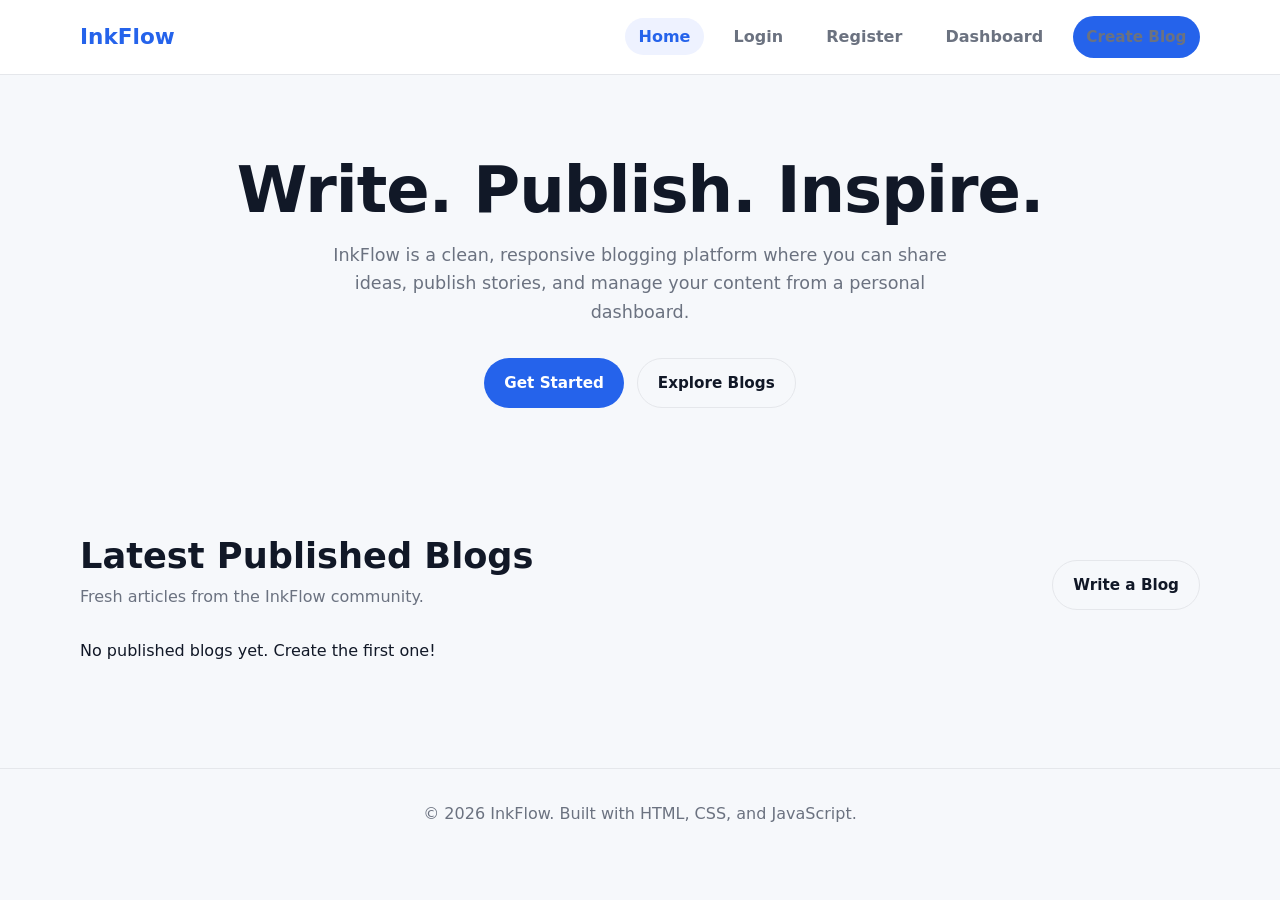
<file: index.html>
<!DOCTYPE html>
<html lang="en">
<head>
  <meta charset="UTF-8">
  <meta name="viewport" content="width=device-width, initial-scale=1.0">
  <title>InkFlow | Share Your Ideas</title>
  <link rel="stylesheet" href="css/style.css">
</head>
<body>
  <header class="site-header">
    <div class="container nav">
      <a href="index.html" class="logo">InkFlow</a>

      <button class="menu-toggle" onclick="toggleMobileMenu()">☰</button>

      <ul class="nav-links" id="navLinks">
        <li><a href="index.html">Home</a></li>
        <li><a href="login.html">Login</a></li>
        <li><a href="register.html">Register</a></li>
        <li><a href="dashboard.html">Dashboard</a></li>
        <li><a href="create-blog.html" class="btn btn-primary">Create Blog</a></li>
      </ul>
    </div>
  </header>

  <main>
    <section class="hero container">
      <h1>Write. Publish. Inspire.</h1>
      <p>
        InkFlow is a clean, responsive blogging platform where you can share
        ideas, publish stories, and manage your content from a personal dashboard.
      </p>

      <div class="hero-actions">
        <a href="register.html" class="btn btn-primary">Get Started</a>
        <a href="#latest" class="btn btn-outline">Explore Blogs</a>
      </div>
    </section>

    <section class="section container" id="latest">
      <div class="section-head">
        <div>
          <h2>Latest Published Blogs</h2>
          <p>Fresh articles from the InkFlow community.</p>
        </div>
        <a href="create-blog.html" class="btn btn-outline">Write a Blog</a>
      </div>

      <div class="blog-grid" id="homeBlogGrid"></div>
    </section>
  </main>

  <footer class="site-footer">
    <div class="container">
      <p>© 2026 InkFlow. Built with HTML, CSS, and JavaScript.</p>
    </div>
  </footer>

  <script src="js/app.js"></script>
  <script src="js/blogs.js"></script>
</body>
</html>
</file>
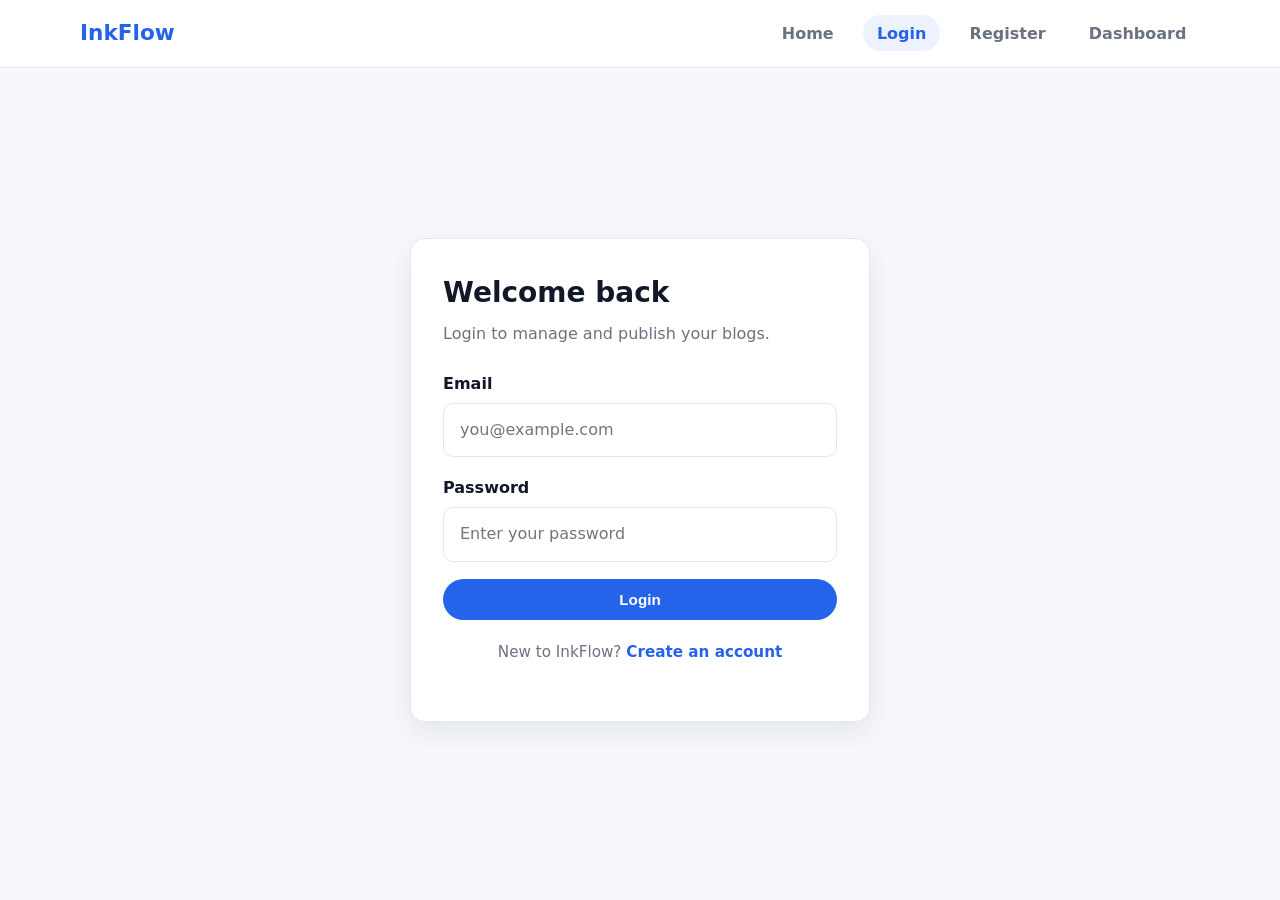
<file: create-blog.html>
<!DOCTYPE html>
<html lang="en">
<head>
  <meta charset="UTF-8">
  <meta name="viewport" content="width=device-width, initial-scale=1.0">
  <title>Create Blog | InkFlow</title>
  <link rel="stylesheet" href="css/style.css">
</head>
<body>
  <header class="site-header">
    <div class="container nav">
      <a href="index.html" class="logo">InkFlow</a>

      <button class="menu-toggle" onclick="toggleMobileMenu()">☰</button>

      <ul class="nav-links" id="navLinks">
        <li><a href="index.html">Home</a></li>
        <li><a href="dashboard.html">Dashboard</a></li>
        <li><a href="create-blog.html">Create Blog</a></li>
        <li><button id="logoutButton" class="btn btn-outline">Logout</button></li>
      </ul>
    </div>
  </header>

  <main class="form-wrapper">
    <div class="card wide">
      <h1>Create a New Blog</h1>
      <p>Writing as <strong id="authorName">Guest</strong></p>

      <div id="formMessage" class="form-message"></div>

      <form id="createBlogForm" novalidate>
        <div class="form-group">
          <label for="title">Blog Title</label>
          <input type="text" id="title" placeholder="Enter a clear, engaging title" required>
        </div>

        <div class="form-row">
          <div class="form-group">
            <label for="category">Category</label>
            <select id="category">
              <option>Technology</option>
              <option>Design</option>
              <option>Programming</option>
              <option>Lifestyle</option>
              <option>Business</option>
              <option>Education</option>
            </select>
          </div>

          <div class="form-group">
            <label for="status">Status</label>
            <select id="status">
              <option value="Draft">Draft</option>
              <option value="Published">Published</option>
            </select>
          </div>
        </div>

        <div class="form-group">
          <label for="excerpt">Short Excerpt</label>
          <textarea id="excerpt" placeholder="Write a short summary for the blog card" required></textarea>
        </div>

        <div class="form-group">
          <label for="content">Blog Content</label>
          <textarea id="content" placeholder="Write your full blog article here..." required></textarea>
        </div>

        <button type="submit" class="btn btn-primary" style="width:100%">
          Save Blog
        </button>
      </form>
    </div>
  </main>

  <script src="js/app.js"></script>
  <script src="js/blogs.js"></script>
</body>
</html>
</file>
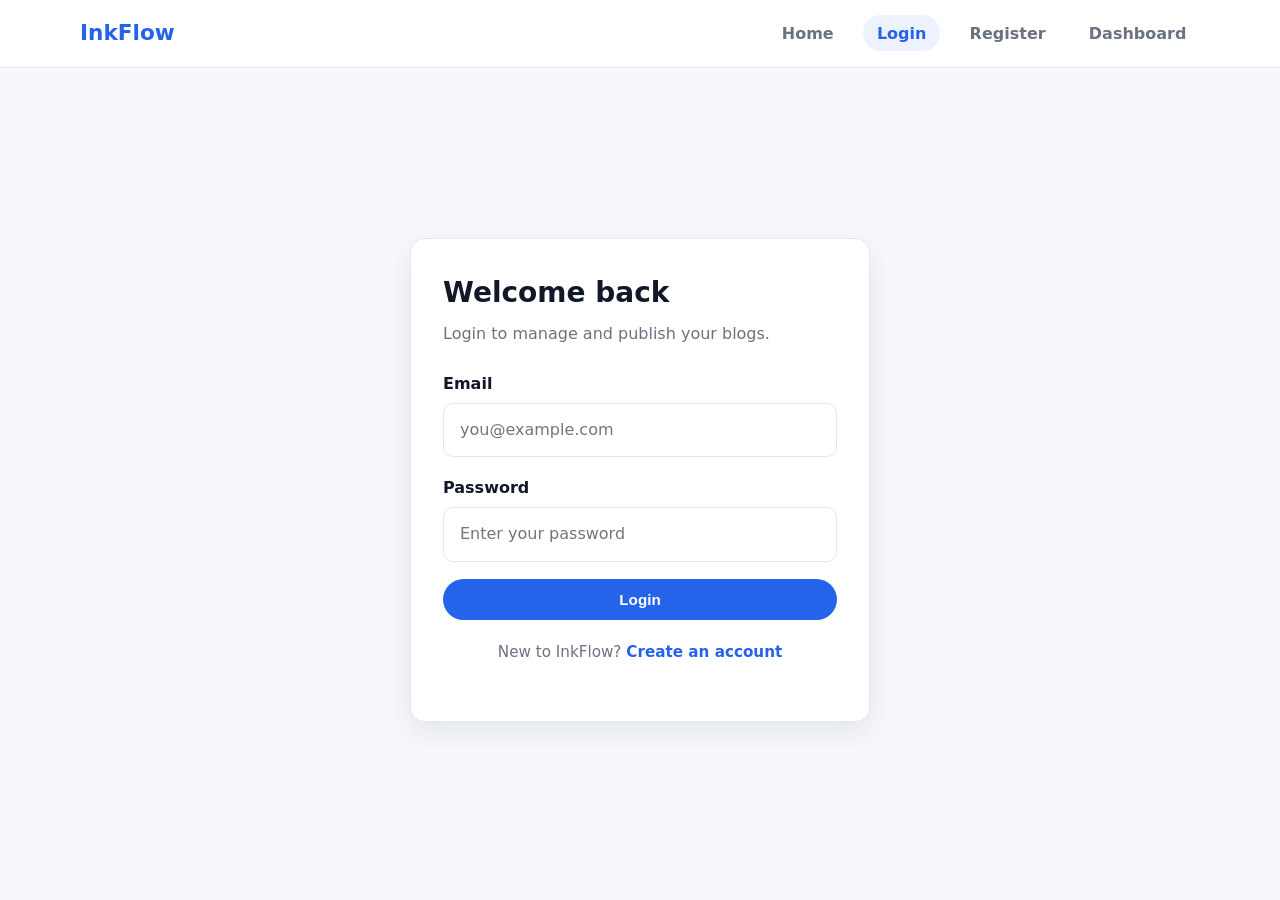
<file: dashboard.html>
<!DOCTYPE html>
<html lang="en">
<head>
  <meta charset="UTF-8">
  <meta name="viewport" content="width=device-width, initial-scale=1.0">
  <title>Dashboard | InkFlow</title>
  <link rel="stylesheet" href="css/style.css">
</head>
<body>
  <header class="site-header">
    <div class="container nav">
      <a href="index.html" class="logo">InkFlow</a>

      <button class="menu-toggle" onclick="toggleMobileMenu()">☰</button>

      <ul class="nav-links" id="navLinks">
        <li><a href="index.html">Home</a></li>
        <li><a href="dashboard.html">Dashboard</a></li>
        <li><a href="create-blog.html">Create Blog</a></li>
        <li><button id="logoutButton" class="btn btn-outline">Logout</button></li>
      </ul>
    </div>
  </header>

  <main class="container">
    <section class="page-title">
      <h1>Welcome, <span id="dashboardName">Writer</span></h1>
      <p>Manage your blog posts, track progress, and publish new content.</p>
    </section>

    <section class="stats">
      <div class="stat">
        <span>Total Blogs</span>
        <strong id="totalBlogs">0</strong>
      </div>

      <div class="stat">
        <span>Published</span>
        <strong id="publishedBlogs">0</strong>
      </div>

      <div class="stat">
        <span>Drafts</span>
        <strong id="draftBlogs">0</strong>
      </div>
    </section>

    <section class="section" style="padding-top:0">
      <div class="section-head">
        <div>
          <h2>My Blogs</h2>
          <p>All blogs created from your account.</p>
        </div>
        <a href="create-blog.html" class="btn btn-primary">+ New Blog</a>
      </div>

      <div class="table-wrapper">
        <table>
          <thead>
            <tr>
              <th>Blog</th>
              <th>Category</th>
              <th>Status</th>
              <th>Action</th>
            </tr>
          </thead>
          <tbody id="blogTableBody"></tbody>
        </table>
      </div>
    </section>
  </main>

  <footer class="site-footer">
    <div class="container">
      <p>© 2026 InkFlow. Built with HTML, CSS, and JavaScript.</p>
    </div>
  </footer>

  <script src="js/app.js"></script>
  <script src="js/blogs.js"></script>
</body>
</html>
</file>
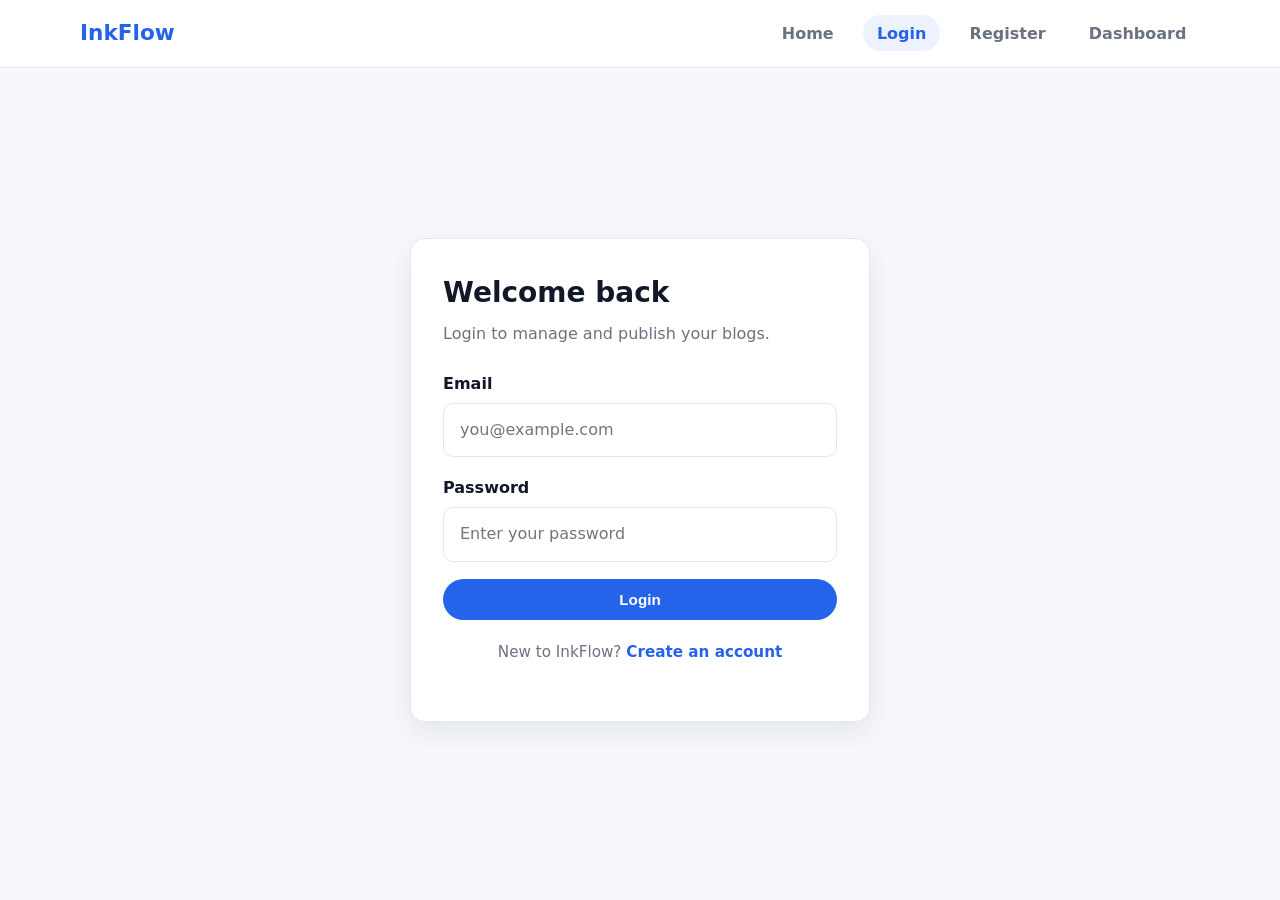
<file: login.html>
<!DOCTYPE html>
<html lang="en">
<head>
  <meta charset="UTF-8">
  <meta name="viewport" content="width=device-width, initial-scale=1.0">
  <title>Login | InkFlow</title>
  <link rel="stylesheet" href="css/style.css">
</head>
<body>
  <header class="site-header">
    <div class="container nav">
      <a href="index.html" class="logo">InkFlow</a>

      <button class="menu-toggle" onclick="toggleMobileMenu()">☰</button>

      <ul class="nav-links" id="navLinks">
        <li><a href="index.html">Home</a></li>
        <li><a href="login.html">Login</a></li>
        <li><a href="register.html">Register</a></li>
        <li><a href="dashboard.html">Dashboard</a></li>
      </ul>
    </div>
  </header>

  <main class="auth-wrapper">
    <div class="card">
      <h1>Welcome back</h1>
      <p>Login to manage and publish your blogs.</p>

      <div id="formMessage" class="form-message"></div>

      <form id="loginForm" novalidate>
        <div class="form-group">
          <label for="email">Email</label>
          <input type="email" id="email" placeholder="you@example.com" required>
        </div>

        <div class="form-group">
          <label for="password">Password</label>
          <input type="password" id="password" placeholder="Enter your password" required>
        </div>

        <button type="submit" class="btn btn-primary" style="width:100%">
          Login
        </button>
      </form>

      <p class="form-footer">
        New to InkFlow? <a href="register.html">Create an account</a>
      </p>
    </div>
  </main>

  <script src="js/app.js"></script>
  <script src="js/auth.js"></script>
</body>
</html>
</file>
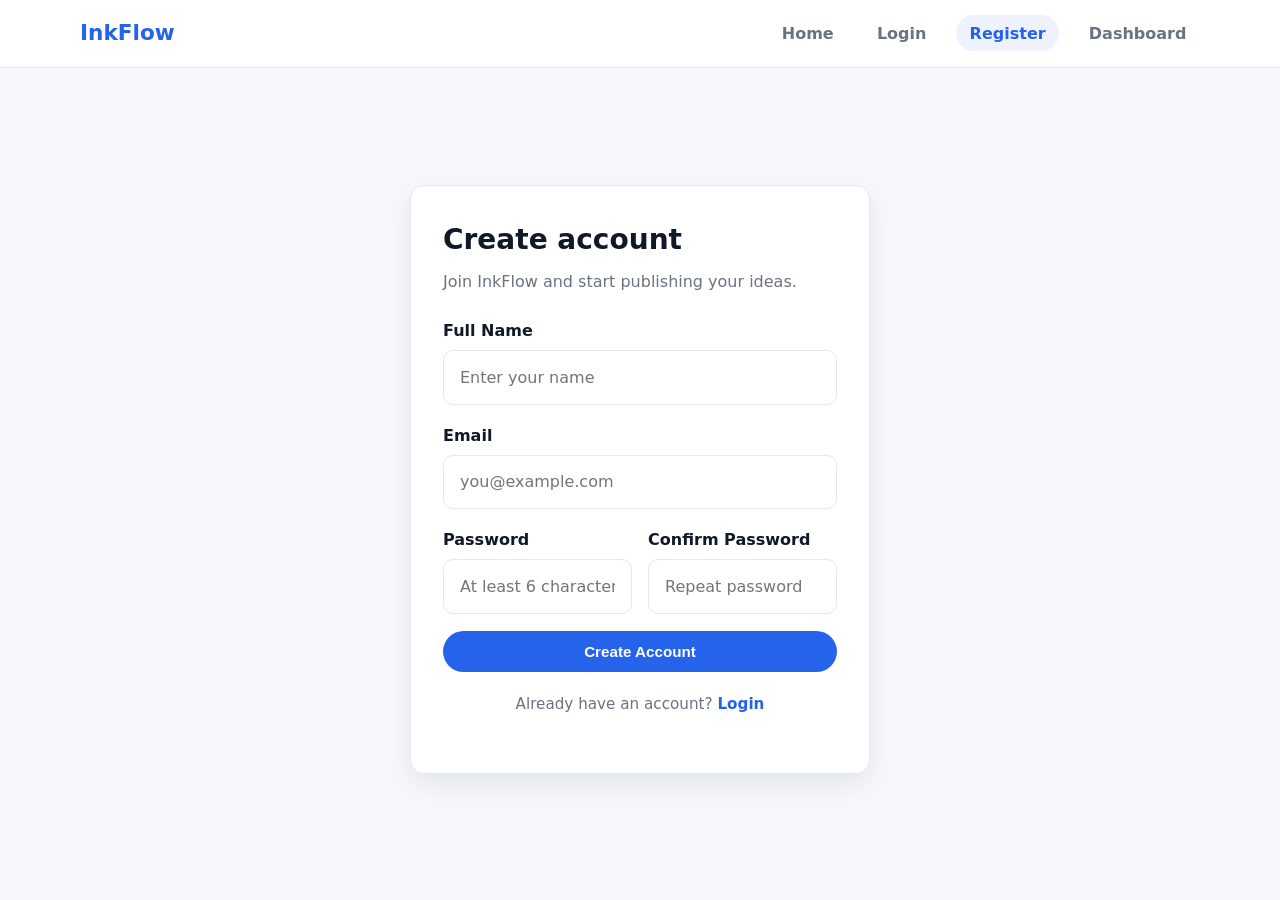
<file: register.html>
<!DOCTYPE html>
<html lang="en">
<head>
  <meta charset="UTF-8">
  <meta name="viewport" content="width=device-width, initial-scale=1.0">
  <title>Register | InkFlow</title>
  <link rel="stylesheet" href="css/style.css">
</head>
<body>
  <header class="site-header">
    <div class="container nav">
      <a href="index.html" class="logo">InkFlow</a>

      <button class="menu-toggle" onclick="toggleMobileMenu()">☰</button>

      <ul class="nav-links" id="navLinks">
        <li><a href="index.html">Home</a></li>
        <li><a href="login.html">Login</a></li>
        <li><a href="register.html">Register</a></li>
        <li><a href="dashboard.html">Dashboard</a></li>
      </ul>
    </div>
  </header>

  <main class="auth-wrapper">
    <div class="card">
      <h1>Create account</h1>
      <p>Join InkFlow and start publishing your ideas.</p>

      <div id="formMessage" class="form-message"></div>

      <form id="registerForm" novalidate>
        <div class="form-group">
          <label for="name">Full Name</label>
          <input type="text" id="name" placeholder="Enter your name" required>
        </div>

        <div class="form-group">
          <label for="email">Email</label>
          <input type="email" id="email" placeholder="you@example.com" required>
        </div>

        <div class="form-row">
          <div class="form-group">
            <label for="password">Password</label>
            <input type="password" id="password" placeholder="At least 6 characters" required>
          </div>

          <div class="form-group">
            <label for="confirmPassword">Confirm Password</label>
            <input type="password" id="confirmPassword" placeholder="Repeat password" required>
          </div>
        </div>

        <button type="submit" class="btn btn-primary" style="width:100%">
          Create Account
        </button>
      </form>

      <p class="form-footer">
        Already have an account? <a href="login.html">Login</a>
      </p>
    </div>
  </main>

  <script src="js/app.js"></script>
  <script src="js/auth.js"></script>
</body>
</html>
</file>
<file: css/style.css>
:root {
  --primary: #2563eb;
  --primary-dark: #1e40af;
  --bg: #f6f8fb;
  --surface: #ffffff;
  --text: #111827;
  --muted: #6b7280;
  --border: #e5e7eb;
  --success: #16a34a;
  --danger: #dc2626;
  --radius: 14px;
  --shadow: 0 10px 30px rgba(17, 24, 39, 0.08);
}

* {
  margin: 0;
  padding: 0;
  box-sizing: border-box;
}

body {
  font-family: "Segoe UI", system-ui, sans-serif;
  background: var(--bg);
  color: var(--text);
  line-height: 1.6;
  min-height: 100vh;
}

img {
  max-width: 100%;
  height: auto;
  display: block;
}

a {
  color: inherit;
  text-decoration: none;
}

.container {
  width: min(1120px, 92%);
  margin-inline: auto;
}

/* Header */
.site-header {
  position: sticky;
  top: 0;
  z-index: 50;
  background: rgba(255, 255, 255, 0.92);
  backdrop-filter: blur(10px);
  border-bottom: 1px solid var(--border);
}

.nav {
  display: flex;
  align-items: center;
  justify-content: space-between;
  gap: 1rem;
  padding: 1rem 0;
}

.logo {
  font-size: 1.35rem;
  font-weight: 800;
  color: var(--primary);
}

.nav-links {
  display: flex;
  align-items: center;
  gap: 1rem;
  list-style: none;
}

.nav-links a {
  padding: 0.55rem 0.85rem;
  border-radius: 999px;
  font-weight: 600;
  color: var(--muted);
  transition: 0.2s;
}

.nav-links a:hover,
.nav-links a.active {
  color: var(--primary);
  background: #eef2ff;
}

.btn {
  display: inline-flex;
  align-items: center;
  justify-content: center;
  gap: 0.5rem;
  border: none;
  cursor: pointer;
  padding: 0.75rem 1.25rem;
  border-radius: 999px;
  font-weight: 700;
  font-size: 0.95rem;
  transition: 0.2s;
}

.btn-primary {
  background: var(--primary);
  color: white;
}

.btn-primary:hover {
  background: var(--primary-dark);
  transform: translateY(-1px);
}

.btn-outline {
  background: transparent;
  border: 1px solid var(--border);
  color: var(--text);
}

.btn-outline:hover {
  border-color: var(--primary);
  color: var(--primary);
}

.btn-danger {
  background: #fee2e2;
  color: var(--danger);
}

/* Hero */
.hero {
  padding: 5rem 0 4rem;
  text-align: center;
}

.hero h1 {
  font-size: clamp(2.2rem, 5vw, 4rem);
  line-height: 1.1;
  letter-spacing: -1px;
}

.hero p {
  max-width: 620px;
  margin: 1rem auto 2rem;
  color: var(--muted);
  font-size: 1.1rem;
}

.hero-actions {
  display: flex;
  justify-content: center;
  gap: 0.8rem;
  flex-wrap: wrap;
}

/* Sections */
.section {
  padding: 3.5rem 0;
}

.section-head {
  display: flex;
  justify-content: space-between;
  align-items: end;
  gap: 1rem;
  margin-bottom: 1.75rem;
}

.section-head h2 {
  font-size: clamp(1.6rem, 3vw, 2.2rem);
}

.section-head p {
  color: var(--muted);
}

/* Blog cards */
.blog-grid {
  display: grid;
  grid-template-columns: repeat(auto-fit, minmax(280px, 1fr));
  gap: 1.5rem;
}

.blog-card {
  background: var(--surface);
  border: 1px solid var(--border);
  border-radius: var(--radius);
  overflow: hidden;
  box-shadow: var(--shadow);
  transition: 0.25s;
}

.blog-card:hover {
  transform: translateY(-4px);
}

.blog-cover {
  height: 180px;
  background: linear-gradient(135deg, #dbeafe, #ede9fe);
  display: grid;
  place-items: center;
  font-size: 2.5rem;
}

.blog-body {
  padding: 1.25rem;
}

.blog-tag {
  display: inline-block;
  font-size: 0.75rem;
  font-weight: 700;
  text-transform: uppercase;
  color: var(--primary);
  background: #eef2ff;
  padding: 0.3rem 0.6rem;
  border-radius: 999px;
}

.blog-body h3 {
  margin: 0.75rem 0 0.5rem;
  font-size: 1.2rem;
}

.blog-body p {
  color: var(--muted);
  font-size: 0.95rem;
}

.blog-meta {
  margin-top: 1rem;
  font-size: 0.85rem;
  color: var(--muted);
  display: flex;
  justify-content: space-between;
  gap: 1rem;
}

/* Forms */
.auth-wrapper,
.form-wrapper {
  min-height: calc(100vh - 76px);
  display: grid;
  place-items: center;
  padding: 2.5rem 0;
}

.card {
  width: min(460px, 100%);
  background: var(--surface);
  padding: 2rem;
  border-radius: var(--radius);
  border: 1px solid var(--border);
  box-shadow: var(--shadow);
}

.card.wide {
  width: min(760px, 100%);
}

.card h1 {
  font-size: 1.75rem;
  margin-bottom: 0.35rem;
}

.card > p {
  color: var(--muted);
  margin-bottom: 1.5rem;
}

.form-group {
  margin-bottom: 1.1rem;
}

label {
  display: block;
  font-weight: 600;
  margin-bottom: 0.4rem;
}

input,
textarea,
select {
  width: 100%;
  padding: 0.85rem 1rem;
  border: 1px solid var(--border);
  border-radius: 10px;
  font: inherit;
  background: #fff;
  transition: 0.2s;
}

textarea {
  min-height: 180px;
  resize: vertical;
}

input:focus,
textarea:focus,
select:focus {
  outline: none;
  border-color: var(--primary);
  box-shadow: 0 0 0 4px rgba(37, 99, 235, 0.12);
}

.form-row {
  display: grid;
  grid-template-columns: 1fr 1fr;
  gap: 1rem;
}

.error-text {
  color: var(--danger);
  font-size: 0.85rem;
  margin-top: 0.3rem;
  display: none;
}

.form-message {
  padding: 0.8rem 1rem;
  border-radius: 10px;
  margin-bottom: 1rem;
  display: none;
  font-weight: 600;
}

.form-message.success {
  display: block;
  background: #dcfce7;
  color: var(--success);
}

.form-message.error {
  display: block;
  background: #fee2e2;
  color: var(--danger);
}

.form-footer {
  margin-top: 1.25rem;
  text-align: center;
  color: var(--muted);
  font-size: 0.95rem;
}

.form-footer a {
  color: var(--primary);
  font-weight: 700;
}

/* Dashboard */
.page-title {
  padding: 2.5rem 0 0;
}

.page-title h1 {
  font-size: clamp(1.8rem, 4vw, 2.5rem);
}

.page-title p {
  color: var(--muted);
  margin-top: 0.35rem;
}

.stats {
  display: grid;
  grid-template-columns: repeat(auto-fit, minmax(180px, 1fr));
  gap: 1rem;
  margin: 1.75rem 0;
}

.stat {
  background: var(--surface);
  border: 1px solid var(--border);
  border-radius: var(--radius);
  padding: 1.25rem;
  box-shadow: var(--shadow);
}

.stat span {
  color: var(--muted);
  font-size: 0.9rem;
}

.stat strong {
  display: block;
  font-size: 2rem;
  color: var(--primary);
}

.table-wrapper {
  background: var(--surface);
  border: 1px solid var(--border);
  border-radius: var(--radius);
  overflow-x: auto;
  box-shadow: var(--shadow);
}

table {
  width: 100%;
  border-collapse: collapse;
  min-width: 620px;
}

th,
td {
  padding: 1rem;
  text-align: left;
  border-bottom: 1px solid var(--border);
}

th {
  background: #f9fafb;
  font-size: 0.85rem;
  text-transform: uppercase;
  color: var(--muted);
}

.status {
  font-size: 0.8rem;
  font-weight: 700;
  padding: 0.3rem 0.65rem;
  border-radius: 999px;
}

.status.published {
  background: #dcfce7;
  color: var(--success);
}

.status.draft {
  background: #fef3c7;
  color: #b45309;
}

/* Footer */
.site-footer {
  margin-top: 3rem;
  padding: 2rem 0;
  border-top: 1px solid var(--border);
  color: var(--muted);
  text-align: center;
}

/* Mobile navigation */
.menu-toggle {
  display: none;
  background: transparent;
  border: 1px solid var(--border);
  border-radius: 10px;
  padding: 0.55rem 0.75rem;
  font-size: 1.2rem;
  cursor: pointer;
}

@media (max-width: 768px) {
  .menu-toggle {
    display: block;
  }

  .nav-links {
    position: absolute;
    top: 100%;
    left: 0;
    right: 0;
    flex-direction: column;
    align-items: stretch;
    background: white;
    border-bottom: 1px solid var(--border);
    padding: 1rem;
    display: none;
  }

  .nav-links.open {
    display: flex;
  }

  .form-row {
    grid-template-columns: 1fr;
  }

  .section-head {
    flex-direction: column;
    align-items: flex-start;
  }
}
</file>
